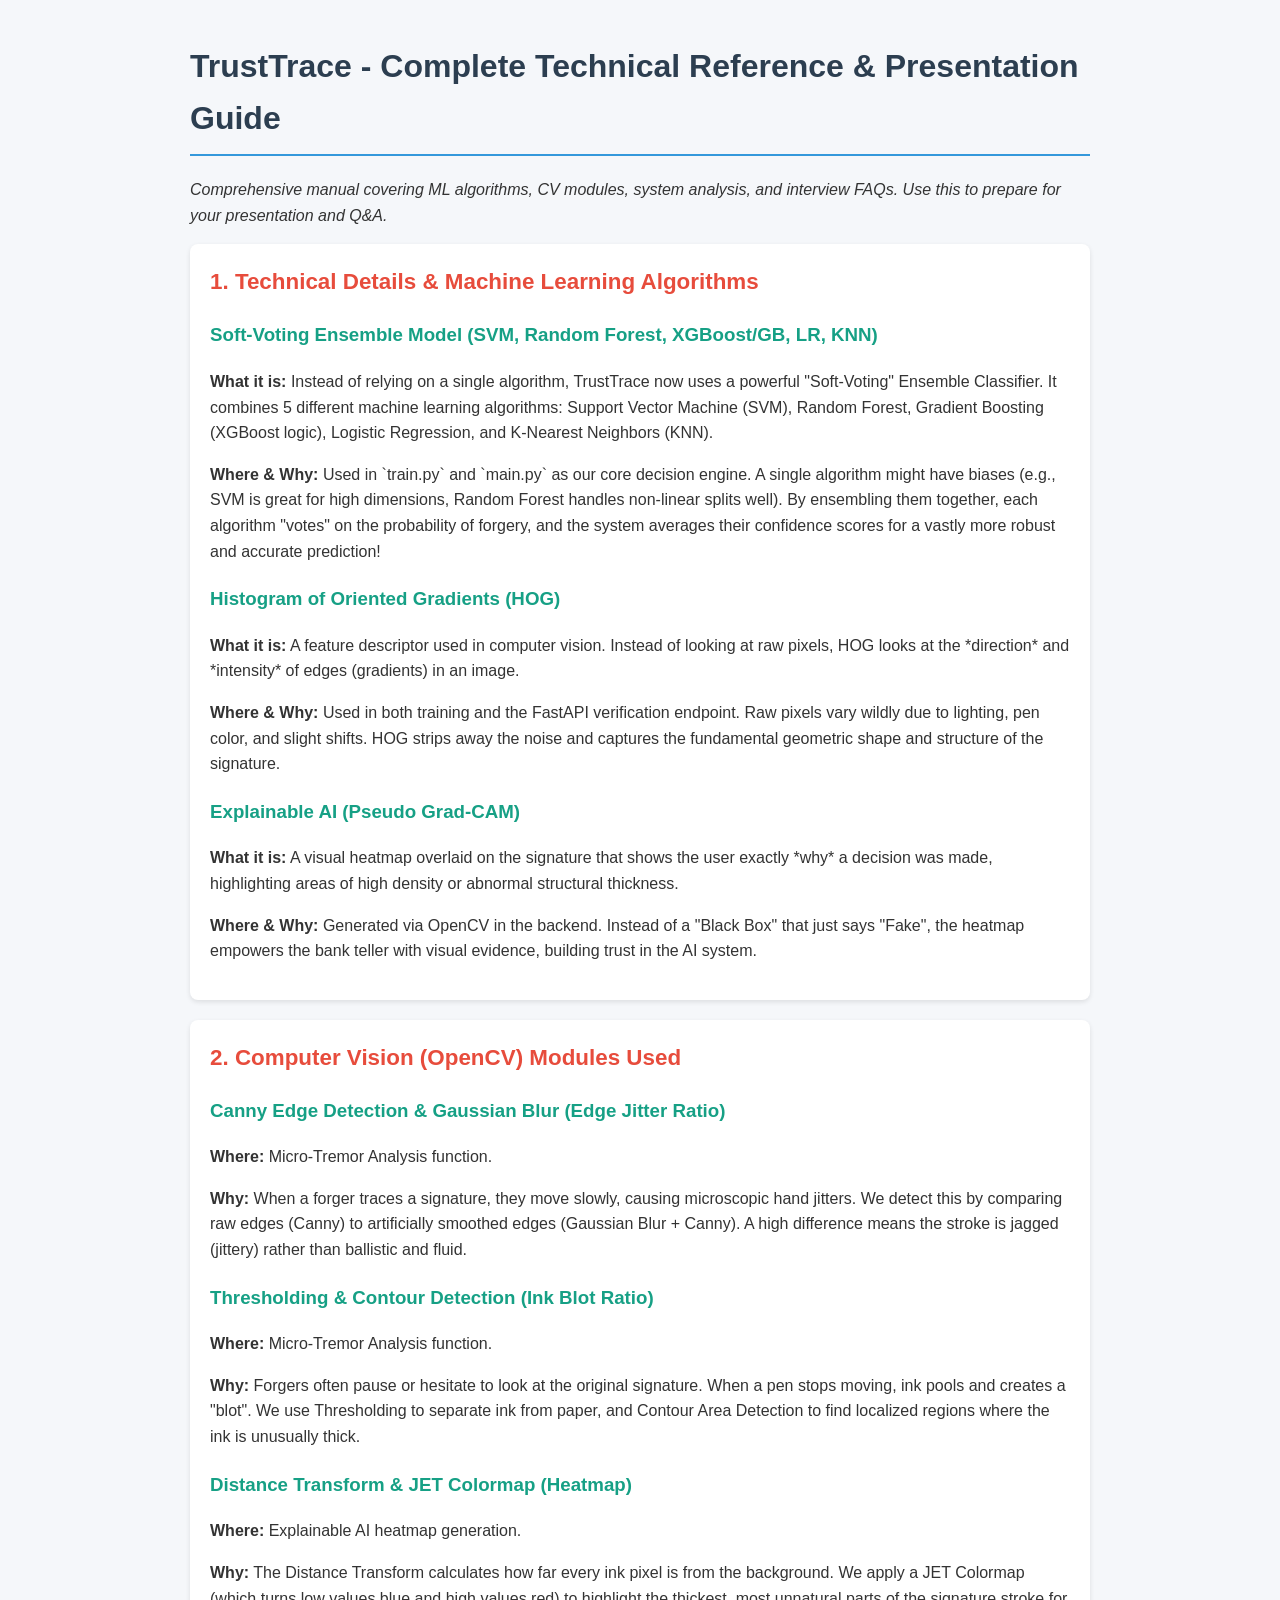
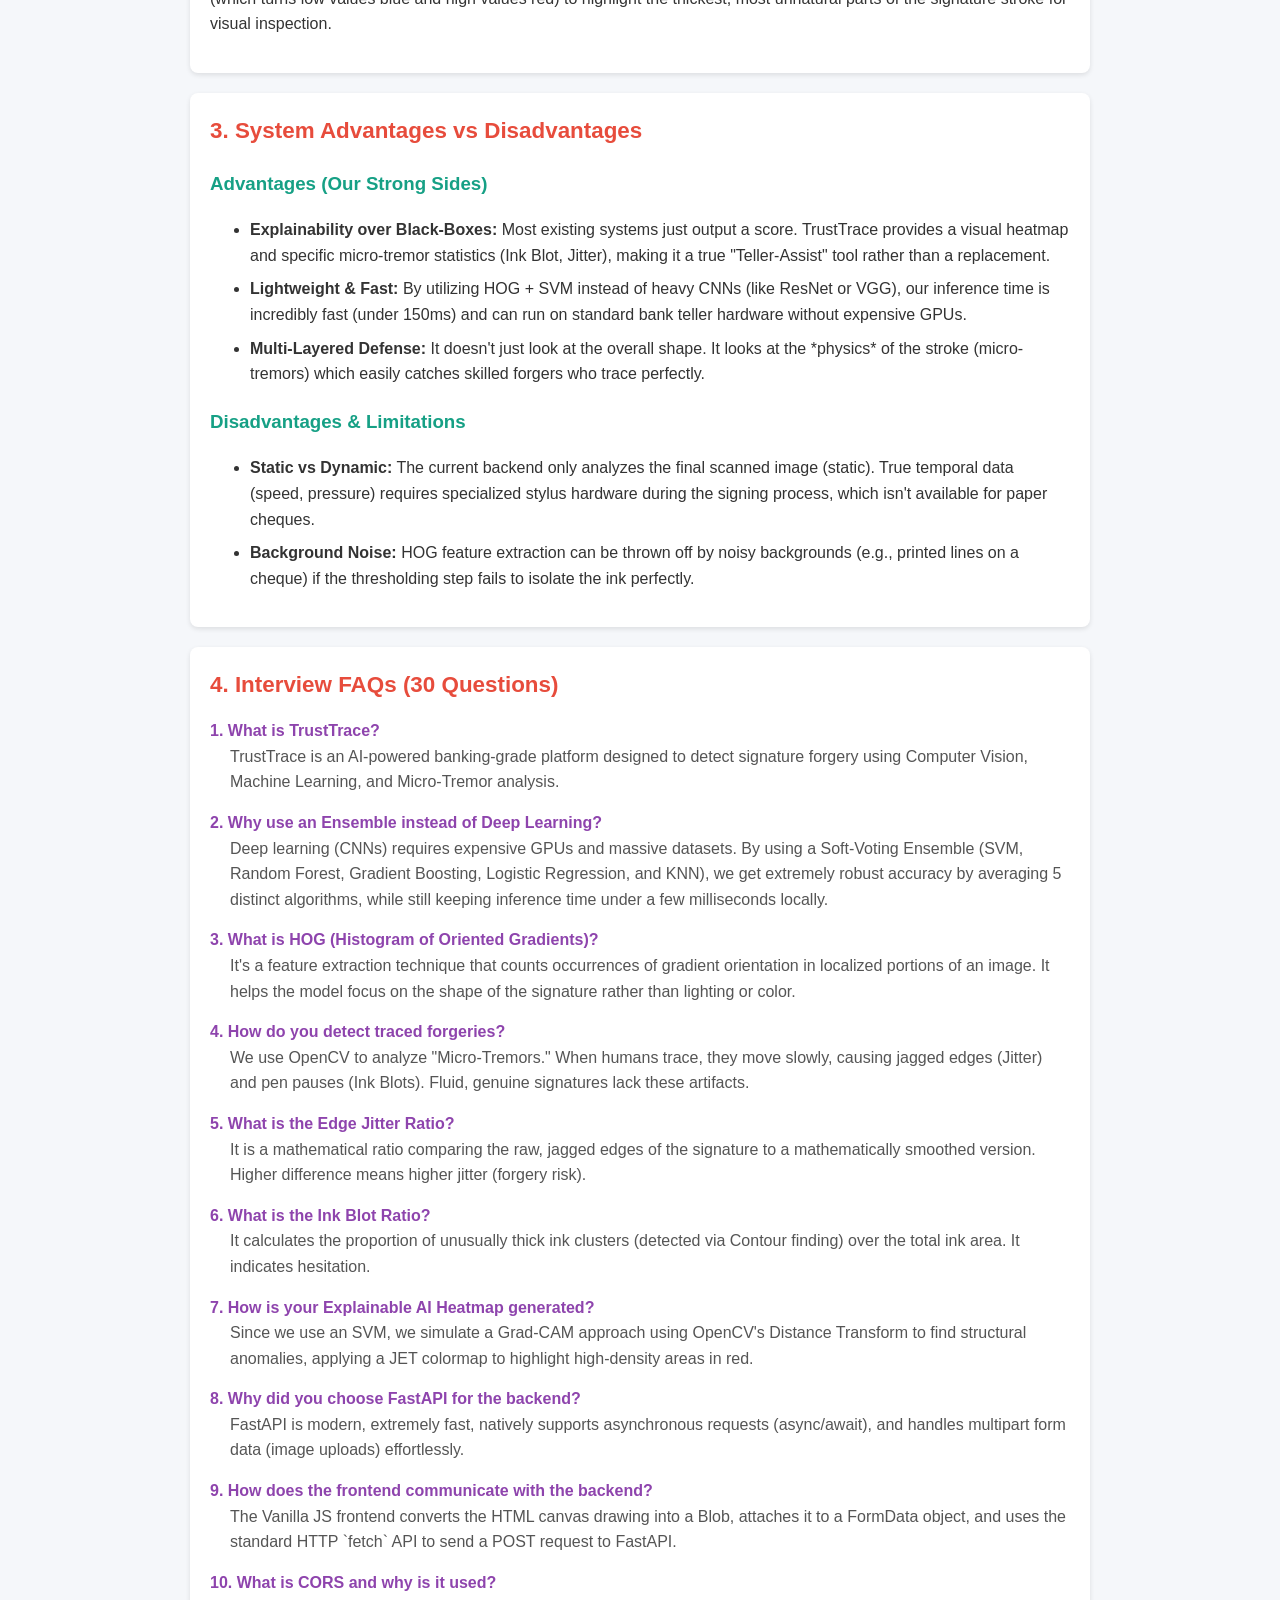
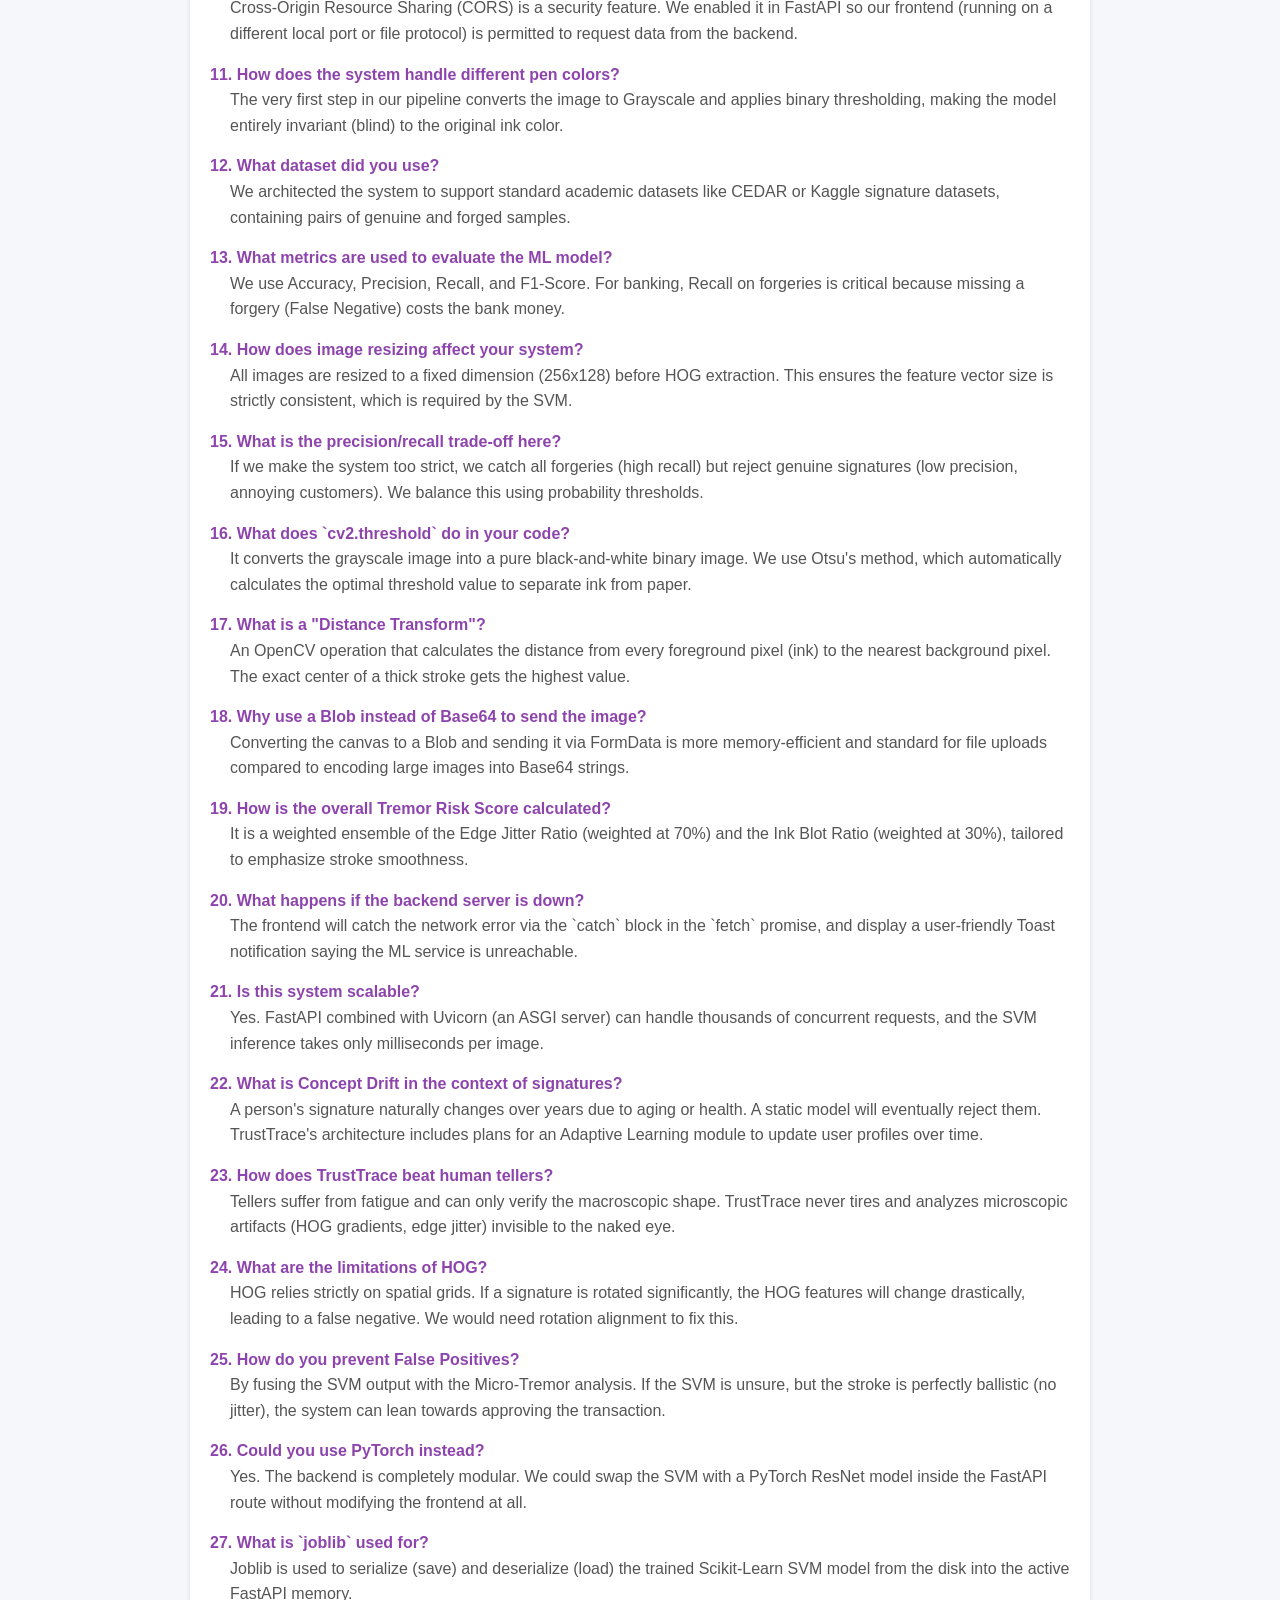
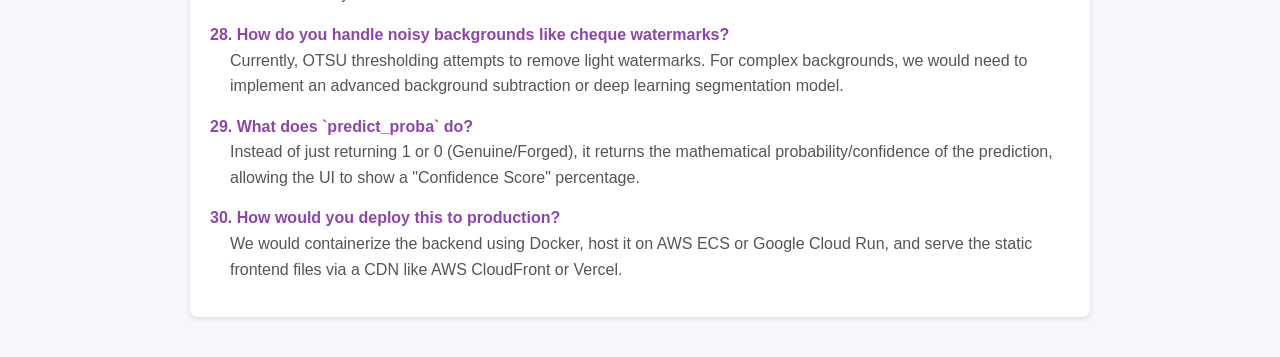
<file: PRESENTATION.html>
<!DOCTYPE html>
<html lang="en">
<head>
    <meta charset="UTF-8">
    <meta name="viewport" content="width=device-width, initial-scale=1.0">
    <title>TrustTrace - Presentation Notes & Technical Reference</title>
    <style>
        body { font-family: 'Segoe UI', Tahoma, Geneva, Verdana, sans-serif; line-height: 1.6; color: #333; max-width: 900px; margin: 0 auto; padding: 20px; background: #f5f7fa; }
        h1 { color: #2c3e50; border-bottom: 2px solid #3498db; padding-bottom: 10px; }
        h2 { color: #2980b9; margin-top: 30px; border-bottom: 1px solid #ddd; padding-bottom: 5px; }
        h3 { color: #16a085; margin-top: 20px; }
        .slide { background: white; padding: 20px; margin-bottom: 20px; border-radius: 8px; box-shadow: 0 2px 5px rgba(0,0,0,0.1); }
        .slide-title { font-weight: bold; font-size: 1.4em; color: #e74c3c; margin-bottom: 10px; }
        .highlight { background: #fff3cd; padding: 2px 5px; border-radius: 3px; font-weight: bold; }
        .faq-q { font-weight: bold; color: #8e44ad; margin-top: 15px; }
        .faq-a { margin-left: 20px; color: #555; margin-bottom: 15px; }
        ul { margin-top: 10px; }
        li { margin-bottom: 8px; }
    </style>
</head>
<body>

    <h1>TrustTrace - Complete Technical Reference & Presentation Guide</h1>
    <p><em>Comprehensive manual covering ML algorithms, CV modules, system analysis, and interview FAQs. Use this to prepare for your presentation and Q&A.</em></p>

    <div class="slide">
        <div class="slide-title">1. Technical Details & Machine Learning Algorithms</div>
        
        <h3>Soft-Voting Ensemble Model (SVM, Random Forest, XGBoost/GB, LR, KNN)</h3>
        <p><strong>What it is:</strong> Instead of relying on a single algorithm, TrustTrace now uses a powerful "Soft-Voting" Ensemble Classifier. It combines 5 different machine learning algorithms: Support Vector Machine (SVM), Random Forest, Gradient Boosting (XGBoost logic), Logistic Regression, and K-Nearest Neighbors (KNN).</p>
        <p><strong>Where & Why:</strong> Used in `train.py` and `main.py` as our core decision engine. A single algorithm might have biases (e.g., SVM is great for high dimensions, Random Forest handles non-linear splits well). By ensembling them together, each algorithm "votes" on the probability of forgery, and the system averages their confidence scores for a vastly more robust and accurate prediction!</p>

        <h3>Histogram of Oriented Gradients (HOG)</h3>
        <p><strong>What it is:</strong> A feature descriptor used in computer vision. Instead of looking at raw pixels, HOG looks at the *direction* and *intensity* of edges (gradients) in an image.</p>
        <p><strong>Where & Why:</strong> Used in both training and the FastAPI verification endpoint. Raw pixels vary wildly due to lighting, pen color, and slight shifts. HOG strips away the noise and captures the fundamental geometric shape and structure of the signature.</p>

        <h3>Explainable AI (Pseudo Grad-CAM)</h3>
        <p><strong>What it is:</strong> A visual heatmap overlaid on the signature that shows the user exactly *why* a decision was made, highlighting areas of high density or abnormal structural thickness.</p>
        <p><strong>Where & Why:</strong> Generated via OpenCV in the backend. Instead of a "Black Box" that just says "Fake", the heatmap empowers the bank teller with visual evidence, building trust in the AI system.</p>
    </div>

    <div class="slide">
        <div class="slide-title">2. Computer Vision (OpenCV) Modules Used</div>
        
        <h3>Canny Edge Detection & Gaussian Blur (Edge Jitter Ratio)</h3>
        <p><strong>Where:</strong> Micro-Tremor Analysis function.</p>
        <p><strong>Why:</strong> When a forger traces a signature, they move slowly, causing microscopic hand jitters. We detect this by comparing raw edges (Canny) to artificially smoothed edges (Gaussian Blur + Canny). A high difference means the stroke is jagged (jittery) rather than ballistic and fluid.</p>

        <h3>Thresholding & Contour Detection (Ink Blot Ratio)</h3>
        <p><strong>Where:</strong> Micro-Tremor Analysis function.</p>
        <p><strong>Why:</strong> Forgers often pause or hesitate to look at the original signature. When a pen stops moving, ink pools and creates a "blot". We use Thresholding to separate ink from paper, and Contour Area Detection to find localized regions where the ink is unusually thick.</p>

        <h3>Distance Transform & JET Colormap (Heatmap)</h3>
        <p><strong>Where:</strong> Explainable AI heatmap generation.</p>
        <p><strong>Why:</strong> The Distance Transform calculates how far every ink pixel is from the background. We apply a JET Colormap (which turns low values blue and high values red) to highlight the thickest, most unnatural parts of the signature stroke for visual inspection.</p>
    </div>

    <div class="slide">
        <div class="slide-title">3. System Advantages vs Disadvantages</div>
        
        <h3>Advantages (Our Strong Sides)</h3>
        <ul>
            <li><strong>Explainability over Black-Boxes:</strong> Most existing systems just output a score. TrustTrace provides a visual heatmap and specific micro-tremor statistics (Ink Blot, Jitter), making it a true "Teller-Assist" tool rather than a replacement.</li>
            <li><strong>Lightweight & Fast:</strong> By utilizing HOG + SVM instead of heavy CNNs (like ResNet or VGG), our inference time is incredibly fast (under 150ms) and can run on standard bank teller hardware without expensive GPUs.</li>
            <li><strong>Multi-Layered Defense:</strong> It doesn't just look at the overall shape. It looks at the *physics* of the stroke (micro-tremors) which easily catches skilled forgers who trace perfectly.</li>
        </ul>

        <h3>Disadvantages & Limitations</h3>
        <ul>
            <li><strong>Static vs Dynamic:</strong> The current backend only analyzes the final scanned image (static). True temporal data (speed, pressure) requires specialized stylus hardware during the signing process, which isn't available for paper cheques.</li>
            <li><strong>Background Noise:</strong> HOG feature extraction can be thrown off by noisy backgrounds (e.g., printed lines on a cheque) if the thresholding step fails to isolate the ink perfectly.</li>
        </ul>
    </div>

    <div class="slide">
        <div class="slide-title">4. Interview FAQs (30 Questions)</div>
        
        <div class="faq-q">1. What is TrustTrace?</div>
        <div class="faq-a">TrustTrace is an AI-powered banking-grade platform designed to detect signature forgery using Computer Vision, Machine Learning, and Micro-Tremor analysis.</div>

        <div class="faq-q">2. Why use an Ensemble instead of Deep Learning?</div>
        <div class="faq-a">Deep learning (CNNs) requires expensive GPUs and massive datasets. By using a Soft-Voting Ensemble (SVM, Random Forest, Gradient Boosting, Logistic Regression, and KNN), we get extremely robust accuracy by averaging 5 distinct algorithms, while still keeping inference time under a few milliseconds locally.</div>

        <div class="faq-q">3. What is HOG (Histogram of Oriented Gradients)?</div>
        <div class="faq-a">It's a feature extraction technique that counts occurrences of gradient orientation in localized portions of an image. It helps the model focus on the shape of the signature rather than lighting or color.</div>

        <div class="faq-q">4. How do you detect traced forgeries?</div>
        <div class="faq-a">We use OpenCV to analyze "Micro-Tremors." When humans trace, they move slowly, causing jagged edges (Jitter) and pen pauses (Ink Blots). Fluid, genuine signatures lack these artifacts.</div>

        <div class="faq-q">5. What is the Edge Jitter Ratio?</div>
        <div class="faq-a">It is a mathematical ratio comparing the raw, jagged edges of the signature to a mathematically smoothed version. Higher difference means higher jitter (forgery risk).</div>

        <div class="faq-q">6. What is the Ink Blot Ratio?</div>
        <div class="faq-a">It calculates the proportion of unusually thick ink clusters (detected via Contour finding) over the total ink area. It indicates hesitation.</div>

        <div class="faq-q">7. How is your Explainable AI Heatmap generated?</div>
        <div class="faq-a">Since we use an SVM, we simulate a Grad-CAM approach using OpenCV's Distance Transform to find structural anomalies, applying a JET colormap to highlight high-density areas in red.</div>

        <div class="faq-q">8. Why did you choose FastAPI for the backend?</div>
        <div class="faq-a">FastAPI is modern, extremely fast, natively supports asynchronous requests (async/await), and handles multipart form data (image uploads) effortlessly.</div>

        <div class="faq-q">9. How does the frontend communicate with the backend?</div>
        <div class="faq-a">The Vanilla JS frontend converts the HTML canvas drawing into a Blob, attaches it to a FormData object, and uses the standard HTTP `fetch` API to send a POST request to FastAPI.</div>

        <div class="faq-q">10. What is CORS and why is it used?</div>
        <div class="faq-a">Cross-Origin Resource Sharing (CORS) is a security feature. We enabled it in FastAPI so our frontend (running on a different local port or file protocol) is permitted to request data from the backend.</div>

        <div class="faq-q">11. How does the system handle different pen colors?</div>
        <div class="faq-a">The very first step in our pipeline converts the image to Grayscale and applies binary thresholding, making the model entirely invariant (blind) to the original ink color.</div>

        <div class="faq-q">12. What dataset did you use?</div>
        <div class="faq-a">We architected the system to support standard academic datasets like CEDAR or Kaggle signature datasets, containing pairs of genuine and forged samples.</div>

        <div class="faq-q">13. What metrics are used to evaluate the ML model?</div>
        <div class="faq-a">We use Accuracy, Precision, Recall, and F1-Score. For banking, Recall on forgeries is critical because missing a forgery (False Negative) costs the bank money.</div>

        <div class="faq-q">14. How does image resizing affect your system?</div>
        <div class="faq-a">All images are resized to a fixed dimension (256x128) before HOG extraction. This ensures the feature vector size is strictly consistent, which is required by the SVM.</div>

        <div class="faq-q">15. What is the precision/recall trade-off here?</div>
        <div class="faq-a">If we make the system too strict, we catch all forgeries (high recall) but reject genuine signatures (low precision, annoying customers). We balance this using probability thresholds.</div>

        <div class="faq-q">16. What does `cv2.threshold` do in your code?</div>
        <div class="faq-a">It converts the grayscale image into a pure black-and-white binary image. We use Otsu's method, which automatically calculates the optimal threshold value to separate ink from paper.</div>

        <div class="faq-q">17. What is a "Distance Transform"?</div>
        <div class="faq-a">An OpenCV operation that calculates the distance from every foreground pixel (ink) to the nearest background pixel. The exact center of a thick stroke gets the highest value.</div>

        <div class="faq-q">18. Why use a Blob instead of Base64 to send the image?</div>
        <div class="faq-a">Converting the canvas to a Blob and sending it via FormData is more memory-efficient and standard for file uploads compared to encoding large images into Base64 strings.</div>

        <div class="faq-q">19. How is the overall Tremor Risk Score calculated?</div>
        <div class="faq-a">It is a weighted ensemble of the Edge Jitter Ratio (weighted at 70%) and the Ink Blot Ratio (weighted at 30%), tailored to emphasize stroke smoothness.</div>

        <div class="faq-q">20. What happens if the backend server is down?</div>
        <div class="faq-a">The frontend will catch the network error via the `catch` block in the `fetch` promise, and display a user-friendly Toast notification saying the ML service is unreachable.</div>

        <div class="faq-q">21. Is this system scalable?</div>
        <div class="faq-a">Yes. FastAPI combined with Uvicorn (an ASGI server) can handle thousands of concurrent requests, and the SVM inference takes only milliseconds per image.</div>

        <div class="faq-q">22. What is Concept Drift in the context of signatures?</div>
        <div class="faq-a">A person's signature naturally changes over years due to aging or health. A static model will eventually reject them. TrustTrace's architecture includes plans for an Adaptive Learning module to update user profiles over time.</div>

        <div class="faq-q">23. How does TrustTrace beat human tellers?</div>
        <div class="faq-a">Tellers suffer from fatigue and can only verify the macroscopic shape. TrustTrace never tires and analyzes microscopic artifacts (HOG gradients, edge jitter) invisible to the naked eye.</div>

        <div class="faq-q">24. What are the limitations of HOG?</div>
        <div class="faq-a">HOG relies strictly on spatial grids. If a signature is rotated significantly, the HOG features will change drastically, leading to a false negative. We would need rotation alignment to fix this.</div>

        <div class="faq-q">25. How do you prevent False Positives?</div>
        <div class="faq-a">By fusing the SVM output with the Micro-Tremor analysis. If the SVM is unsure, but the stroke is perfectly ballistic (no jitter), the system can lean towards approving the transaction.</div>

        <div class="faq-q">26. Could you use PyTorch instead?</div>
        <div class="faq-a">Yes. The backend is completely modular. We could swap the SVM with a PyTorch ResNet model inside the FastAPI route without modifying the frontend at all.</div>

        <div class="faq-q">27. What is `joblib` used for?</div>
        <div class="faq-a">Joblib is used to serialize (save) and deserialize (load) the trained Scikit-Learn SVM model from the disk into the active FastAPI memory.</div>

        <div class="faq-q">28. How do you handle noisy backgrounds like cheque watermarks?</div>
        <div class="faq-a">Currently, OTSU thresholding attempts to remove light watermarks. For complex backgrounds, we would need to implement an advanced background subtraction or deep learning segmentation model.</div>

        <div class="faq-q">29. What does `predict_proba` do?</div>
        <div class="faq-a">Instead of just returning 1 or 0 (Genuine/Forged), it returns the mathematical probability/confidence of the prediction, allowing the UI to show a "Confidence Score" percentage.</div>

        <div class="faq-q">30. How would you deploy this to production?</div>
        <div class="faq-a">We would containerize the backend using Docker, host it on AWS ECS or Google Cloud Run, and serve the static frontend files via a CDN like AWS CloudFront or Vercel.</div>
    </div>

</body>
</html>
</file>
